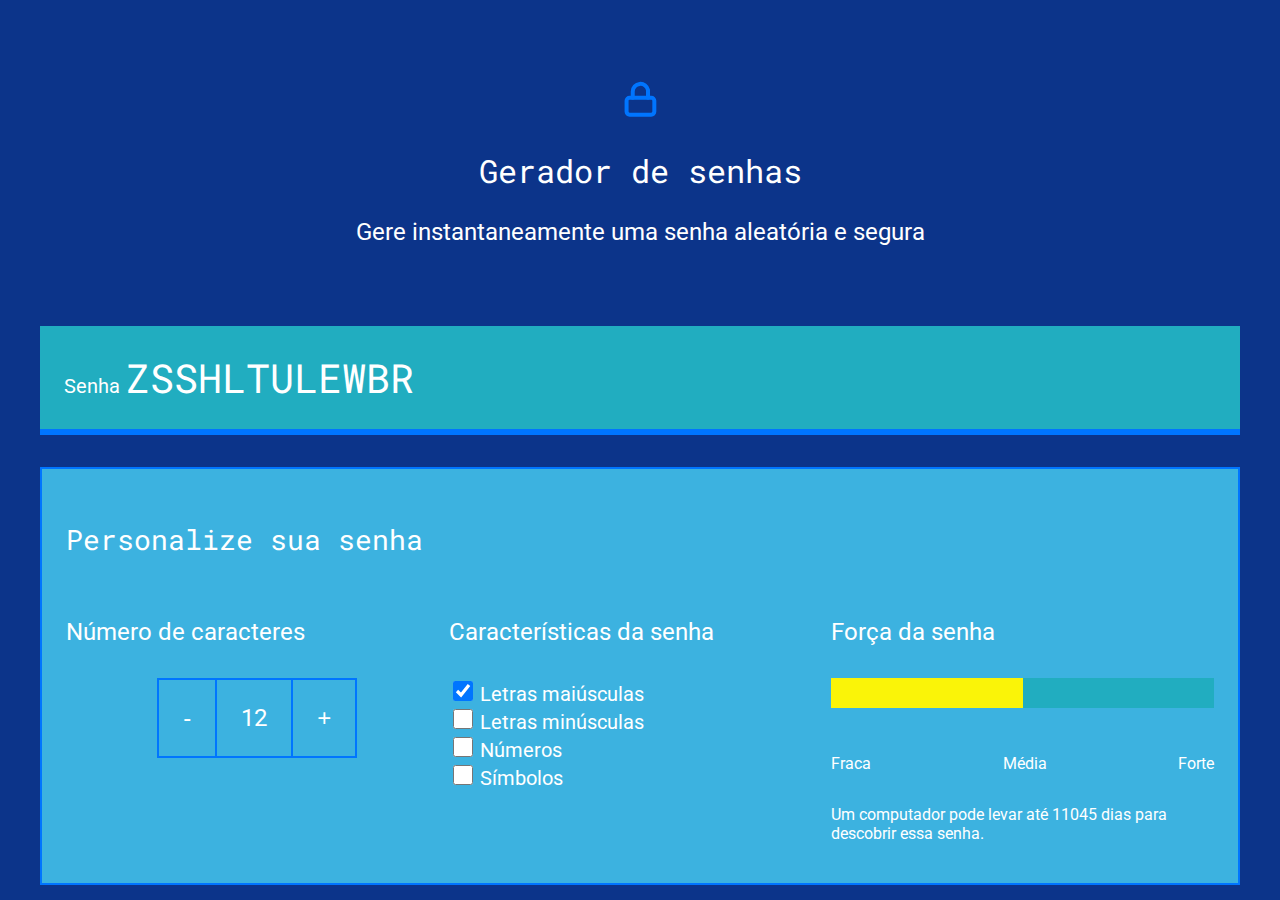
<file: index.html>
<!DOCTYPE html>
<html lang="pt-br"></html>

<head>
    <meta charset="UTF-8">
    <meta name="viewport" content="width=device-width, initial-scale=1.0">
    <title>Gerador de senha</title>
    <link rel="stylesheet" href="style.css">
</head>

<body>
    <section class="conteudo">
 <div class="conteudo-titulo">
    <img src="unlock.svg" alt="cadeado fechado">
     <h2 class="titulo-principal">Gerador de senhas</h2>
  <h3 class="titulo-secundario">Gere instantaneamente uma senha aleatória e segura</h3>
</div>
 <div class="conteudo-senha">
<label for="senha">Senha</label>
            <input name="senha" type="text" id="campo-senha" readonly>
</div>
        
<div class="parametro">
           
    <h3 class="parametro-titulo">Personalize sua senha</h3>
          
    <div class="parametro-coluna__senha">
  <div class="parametro-senha">
                   
    <h4 class="parametro-senha__titulo">Número de caracteres</h4>
                   
    <div class="parametro-senha-botoes">
    <button class="parametro-senha__botao">-</button>
                        
    <p class="parametro-senha__texto">12</p>
                       
    <button class="parametro-senha__botao">+</button>
                   
</div>
</div>               
                
<div class="parametro-senha">
                    
    <h4 class="parametro-senha__titulo">Características da senha</h4>
                    
    <div class="parametro-senha-checkbox">
    <input name="maiusculo" type="checkbox" class="checkbox" checked>
    <label for="maiusculo">Letras maiúsculas</label>
                    
</div>
                    
<div class="parametro-senha-checkbox">
                        
    <input name="minusculo" type="checkbox" class="checkbox">
    <label for="minusculo">Letras minúsculas</label>
                   
</div>
                    
<div class="parametro-senha-checkbox">
 <input name="numero" type="checkbox" class="checkbox">
<label for="numero">Números</label>
                   
</div>
                   
<div class="parametro-senha-checkbox">
  <input name="simbolo" type="checkbox" class="checkbox">
    <label for="simbolo">Símbolos</label>
                   
</div>
 </div>
                
 <div class="parametro-senha">
                    
    <h4 class="parametro-senha__titulo">Força da senha</h4>
    <div class="barra"></div>
     <div class="forca fraca"></div>
<div class="parametro-senha-textos">
                        
    <p>Fraca</p>
    <p>Média</p>
     <p>Forte</p>
                   
    </div>
                    
    <p class="entropia"></p>
                
</div>
            
</div>
        
</div>
    
</section>
   
<script src="main.js"></script>

</body> 
</html>
</file>
<file: style.css>
@import url('https://fonts.googleapis.com/css2?family=Roboto&family=Roboto+Mono&display=swap');

:root{
    --branco: white;
    --cor-de-fundo: #0c348a;
    --fundo-senha: #21adc0;
    --fundo-texto: #3cb2e0;
    --borda: #0075FF;
    --roboto: 'Roboto', sans-serif;
    --roboto-mono: 'Roboto Mono', monospace;
}

*{
    font-weight: 400;
}

  body{
    color: var(--branco);
    background-color: var(--cor-de-fundo);
    font-family: var(--roboto);
}

  .titulo-principal{
    font-family: var(--roboto-mono);
    font-size: 32px;
}



    .titulo-secundario{
    font-size: 24px;
}



.conteudo-titulo{
    text-align: center;
    margin-top: 80px;
}

.conteudo-senha{
    margin-top: 80px; 
    background: var(--fundo-senha);
    padding: 24px;
    border-bottom: 6px solid var(--borda);
}

#campo-senha{
    background-color: var(--fundo-senha);
    border: none;
    color: var(--branco);
    font-family: var(--roboto-mono);
    font-size: 40px;
    width: 70%;
}

#campo-senha:focus{
    outline: none;
}



.conteudo{
    max-width: 1200px;
    margin: 0 auto;
}

.parametro{
    background-color: var(--fundo-texto);
    border: 2px solid var(--borda);
    margin-top: 32px;
    padding: 24px;
}

.parametro-titulo{
    font-family: var(--roboto-mono);
    font-size: 28px;
}



.parametro-senha__titulo{
    font-size:24px;
}

.parametro-coluna__senha{
    display: flex;
    flex-direction: column;
    justify-content: center;
}
.parametro-senha{
    width: 50%;
    margin: 0 auto;
}

.parametro-senha-botoes{
    display: flex;
    justify-content: center;
}

.parametro-senha__botao{
    background-color: var(--fundo-texto);
    color: var(--branco);
    border: 2px solid var(--borda);
    padding: 24px;
    font-size: 24px;
    cursor: pointer;
}
   

  .parametro-senha__texto{
    padding: 24px;
    border-top: 2px solid var(--borda);
    border-bottom: 2px solid var(--borda);
    margin: 0;
    font-size: 24px;
}

label{
    font-size: 20px;
}

.checkbox{
    width: 20px;
    height: 20px;
    cursor: pointer;
}

.barra{
    background-color: var(--fundo-senha);
    height: 30px;
    width: 100%;
}
.forca{
    height: 30px;
    position: relative;
    bottom: 30px;
}
.fraca{
    width: 25%;
    background-color: #E71B32; 
}
.media{
    background-color: #FAF408;
    width: 50%;
}
.forte{
    background-color: #1fa868;
    width: 100%;
}

.parametro-senha-textos{
    display: flex;
    justify-content: space-between;
}


@media screen and (min-width: 768px) {
    .parametro-coluna__senha{
    flex-direction: row;
    
    
    
    }


}
</file>
